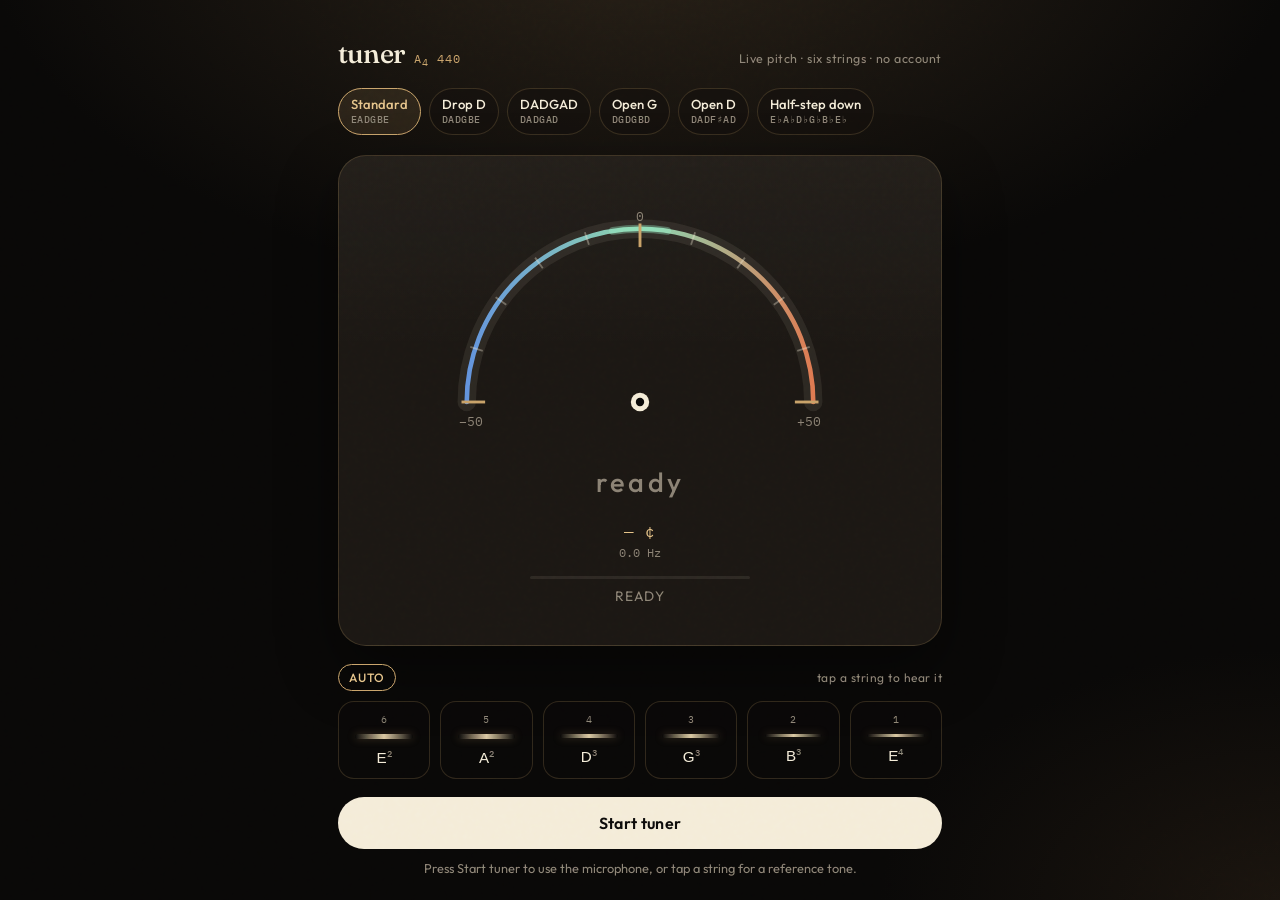
<file: index.html>
<!DOCTYPE html>
<html lang="en">
  <head>
    <meta charset="utf-8" />
    <meta name="viewport" content="width=device-width, initial-scale=1, viewport-fit=cover" />
    <meta name="theme-color" content="#090807" />
    <meta name="description" content="A live, in-browser guitar tuner. Standard and alternate tunings, reference tones, and YIN pitch detection — no accounts, no backend." />
    <title>tuner · guitar</title>
    <link rel="icon" href="./favicon.svg" type="image/svg+xml" />
    <link rel="preconnect" href="https://fonts.googleapis.com" />
    <link rel="preconnect" href="https://fonts.gstatic.com" crossorigin />
    <link
      href="https://fonts.googleapis.com/css2?family=Fraunces:opsz,wght@9..144,500;9..144,600&family=IBM+Plex+Mono:wght@400;500&family=Outfit:wght@400;500;600&display=swap"
      rel="stylesheet"
    />
    <link rel="stylesheet" href="./css/app.css" />
  </head>
  <body>
    <div class="grain" aria-hidden="true"></div>
    <div class="app">
      <header class="top">
        <div class="brand">
          <span class="wordmark">tuner</span>
          <span class="a4">A<sub>4</sub> 440</span>
        </div>
        <p class="lede">Live pitch · six strings · no account</p>
      </header>

      <nav class="tunings" id="tunings" aria-label="Tuning presets"></nav>

      <section class="stage" aria-live="polite">
        <div class="gauge" aria-hidden="true">
          <svg class="dial" viewBox="0 0 320 188" role="presentation">
            <defs>
              <linearGradient id="arc-grad" x1="0%" y1="0%" x2="100%" y2="0%">
                <stop offset="0%" stop-color="#6ea8ff" />
                <stop offset="46%" stop-color="#9ef0c8" />
                <stop offset="54%" stop-color="#9ef0c8" />
                <stop offset="100%" stop-color="#ff8a5b" />
              </linearGradient>
              <filter id="glow" x="-40%" y="-40%" width="180%" height="180%">
                <feGaussianBlur stdDeviation="3" result="b" />
                <feMerge>
                  <feMergeNode in="b" />
                  <feMergeNode in="SourceGraphic" />
                </feMerge>
              </filter>
            </defs>
            <path class="arc-well" d="M28 160 A132 132 0 0 1 292 160" />
            <path class="arc-color" d="M28 160 A132 132 0 0 1 292 160" />
            <path class="arc-in" d="M139.4 29.6 A132 132 0 0 1 180.6 29.6" />
            <g class="ticks">
              <line class="tick-major" x1="24.0" y1="160.0" x2="42.0" y2="160.0" />
              <line x1="30.7" y1="118.0" x2="40.2" y2="121.1" />
              <line x1="50.0" y1="80.1" x2="58.1" y2="85.9" />
              <line x1="80.1" y1="50.0" x2="85.9" y2="58.1" />
              <line x1="118.0" y1="30.7" x2="121.1" y2="40.2" />
              <line class="tick-major" x1="160.0" y1="24.0" x2="160.0" y2="42.0" />
              <line x1="202.0" y1="30.7" x2="198.9" y2="40.2" />
              <line x1="239.9" y1="50.0" x2="234.1" y2="58.1" />
              <line x1="270.0" y1="80.1" x2="261.9" y2="85.9" />
              <line x1="289.3" y1="118.0" x2="279.8" y2="121.1" />
              <line class="tick-major" x1="296.0" y1="160.0" x2="278.0" y2="160.0" />
            </g>
            <text class="tick-label" x="22" y="178">−50</text>
            <text class="tick-label" x="160" y="22" text-anchor="middle">0</text>
            <text class="tick-label" x="298" y="178" text-anchor="end">+50</text>
            <g id="needle" class="needle">
              <line x1="160" y1="160" x2="160" y2="46" />
              <circle cx="160" cy="160" r="7" />
              <circle class="pivot-core" cx="160" cy="160" r="3.2" />
            </g>
          </svg>

          <div class="readout">
            <div class="note-row">
              <span id="note-name" class="note-name is-idle">ready</span>
              <span id="note-octave" class="note-octave"></span>
            </div>
            <div id="cents" class="cents">— ¢</div>
            <div id="hz" class="hz">0.0 Hz</div>
          </div>
        </div>

        <div class="level" aria-hidden="true">
          <span class="level-fill" id="level-fill"></span>
        </div>
        <p id="status" class="status">Ready</p>
      </section>

      <section class="controls">
        <div class="string-head">
          <button type="button" id="auto" class="auto is-active" aria-pressed="true">Auto</button>
          <span>tap a string to hear it</span>
        </div>
        <div id="strings" class="strings" role="group" aria-label="Guitar strings"></div>
      </section>

      <footer class="dock">
        <button type="button" id="start" class="start">Start tuner</button>
        <p id="hint" class="hint"></p>
      </footer>
    </div>
    <script type="module" src="./js/app.js"></script>
  </body>
</html>
</file>
<file: css/app.css>
:root {
  --bg: #090807;
  --bg-2: #14110e;
  --panel: #1b1713;
  --line: rgba(201, 163, 106, 0.2);
  --gold: #c9a36a;
  --gold-2: #e6c48a;
  --cream: #f4ecd8;
  --mute: #8d8476;
  --flat: #7eafff;
  --sharp: #ff8a5b;
  --ok: #9ef0c8;
  --ink: #0c0b0a;
  --shadow: 0 24px 60px rgba(0, 0, 0, 0.45);
  --font-ui: "Outfit", system-ui, sans-serif;
  --font-note: "Fraunces", "Times New Roman", serif;
  --font-mono: "IBM Plex Mono", ui-monospace, monospace;
}

* {
  box-sizing: border-box;
}

html,
body {
  margin: 0;
  min-height: 100%;
  background: var(--bg);
  color: var(--cream);
  font-family: var(--font-ui);
}

body {
  min-height: 100dvh;
  background:
    radial-gradient(1200px 700px at 50% -10%, #2a2218 0%, transparent 55%),
    radial-gradient(800px 500px at 100% 100%, #1a140e 0%, transparent 50%),
    var(--bg);
}

.grain {
  pointer-events: none;
  position: fixed;
  inset: 0;
  opacity: 0.14;
  mix-blend-mode: overlay;
  background-image: url("data:image/svg+xml,%3Csvg viewBox='0 0 200 200' xmlns='http://www.w3.org/2000/svg'%3E%3Cfilter id='n'%3E%3CfeTurbulence type='fractalNoise' baseFrequency='.85' numOctaves='4' stitchTiles='stitch'/%3E%3C/filter%3E%3Crect width='100%25' height='100%25' filter='url(%23n)'/%3E%3C/svg%3E");
}

.app {
  width: min(560px, 100%);
  margin: 0 auto;
  padding:
    calc(20px + env(safe-area-inset-top))
    calc(18px + env(safe-area-inset-right))
    calc(22px + env(safe-area-inset-bottom))
    calc(18px + env(safe-area-inset-left));
  display: flex;
  flex-direction: column;
  min-height: 100dvh;
  gap: 18px;
}

.top {
  display: flex;
  align-items: baseline;
  justify-content: space-between;
  gap: 12px;
}

.brand {
  display: flex;
  align-items: baseline;
  gap: 10px;
}

.wordmark {
  font-family: var(--font-note);
  font-size: 1.7rem;
  font-weight: 500;
  letter-spacing: -0.03em;
}

.a4 {
  color: var(--gold);
  font-family: var(--font-mono);
  font-size: 0.72rem;
  letter-spacing: 0.08em;
  text-transform: uppercase;
}

.lede {
  margin: 0;
  color: var(--mute);
  font-size: 0.78rem;
  letter-spacing: 0.04em;
}

.tunings {
  display: flex;
  gap: 8px;
  overflow-x: auto;
  padding-bottom: 2px;
  scrollbar-width: none;
}

.tunings::-webkit-scrollbar {
  display: none;
}

.chip {
  flex: 0 0 auto;
  display: flex;
  flex-direction: column;
  align-items: flex-start;
  gap: 2px;
  padding: 8px 12px;
  border: 1px solid var(--line);
  border-radius: 999px;
  background: rgba(20, 17, 14, 0.7);
  color: var(--cream);
  font: 500 0.82rem/1.15 var(--font-ui);
  cursor: pointer;
}

.chip small {
  color: var(--mute);
  font-family: var(--font-mono);
  font-size: 0.64rem;
  letter-spacing: 0.04em;
}

.chip.is-active {
  border-color: var(--gold);
  background: rgba(201, 163, 106, 0.12);
  color: var(--gold-2);
}

.stage {
  flex: 1;
  display: flex;
  flex-direction: column;
  align-items: center;
  justify-content: center;
  padding: 8px 8px 4px;
  border: 1px solid var(--line);
  border-radius: 28px;
  background:
    linear-gradient(180deg, rgba(255, 244, 220, 0.035), transparent 40%),
    var(--panel);
  box-shadow: var(--shadow);
}

.gauge {
  width: min(420px, 100%);
  position: relative;
}

.dial {
  width: 100%;
  height: auto;
  overflow: visible;
}

.arc-well {
  fill: none;
  stroke: rgba(244, 236, 216, 0.08);
  stroke-width: 14;
  stroke-linecap: round;
}

.arc-color {
  fill: none;
  stroke: url(#arc-grad);
  stroke-width: 3.5;
  stroke-linecap: round;
  opacity: 0.85;
}

.arc-in {
  fill: none;
  stroke: var(--ok);
  stroke-width: 6;
  stroke-linecap: round;
  opacity: 0.35;
}

.ticks line {
  stroke: rgba(244, 236, 216, 0.35);
  stroke-width: 1.4;
}

.ticks .tick-major {
  stroke: var(--gold);
  stroke-width: 2.2;
}

.tick-label {
  fill: var(--mute);
  font-family: var(--font-mono);
  font-size: 10px;
}

.needle {
  transform-origin: 160px 160px;
}

.needle line {
  stroke: var(--cream);
  stroke-width: 2.4;
  stroke-linecap: round;
  filter: url(#glow);
}

.needle circle {
  fill: var(--cream);
}

.needle .pivot-core {
  fill: var(--ink);
}

.gauge.is-intune .needle line,
.gauge.is-intune .arc-in {
  stroke: var(--ok);
  opacity: 1;
}

.gauge.is-intune .needle circle {
  fill: var(--ok);
}

.readout {
  text-align: center;
  padding: 4px 0 2px;
}

.note-row {
  display: flex;
  align-items: flex-start;
  justify-content: center;
  min-height: 4.4rem;
}

.note-name {
  font-family: var(--font-note);
  font-optical-sizing: auto;
  font-size: clamp(4.2rem, 18vw, 5.6rem);
  font-weight: 560;
  line-height: 0.9;
  letter-spacing: -0.04em;
}

.note-name.is-idle {
  align-self: center;
  color: var(--mute);
  font-family: var(--font-ui);
  font-size: 1.7rem;
  font-weight: 500;
  letter-spacing: 0.12em;
  text-transform: lowercase;
}

.note-octave {
  margin-top: 0.7rem;
  color: var(--gold);
  font-family: var(--font-mono);
  font-size: 1.15rem;
}

.cents {
  margin-top: 4px;
  color: var(--gold-2);
  font-family: var(--font-mono);
  font-size: 1rem;
  letter-spacing: 0.04em;
}

.app.is-flat .cents {
  color: var(--flat);
}

.app.is-sharp .cents {
  color: var(--sharp);
}

.app.is-intune .cents,
.app.is-intune .note-name {
  color: var(--ok);
}

.hz {
  margin-top: 4px;
  color: var(--mute);
  font-family: var(--font-mono);
  font-size: 0.75rem;
}

.level {
  width: min(220px, 70%);
  height: 3px;
  margin: 14px 0 8px;
  overflow: hidden;
  border-radius: 99px;
  background: rgba(244, 236, 216, 0.08);
}

.level-fill {
  display: block;
  width: 100%;
  height: 100%;
  background: linear-gradient(90deg, var(--gold), var(--ok));
  transform: scaleX(0);
  transform-origin: left center;
}

.status {
  margin: 0 0 8px;
  min-height: 1.2em;
  color: var(--mute);
  font-size: 0.86rem;
  letter-spacing: 0.06em;
  text-transform: uppercase;
}

.status[data-kind="ok"] {
  color: var(--ok);
}

.status[data-kind="flat"] {
  color: var(--flat);
}

.status[data-kind="sharp"] {
  color: var(--sharp);
}

.status[data-kind="err"] {
  color: var(--sharp);
}

.controls {
  display: flex;
  flex-direction: column;
  gap: 10px;
}

.string-head {
  display: flex;
  align-items: center;
  justify-content: space-between;
  color: var(--mute);
  font-size: 0.75rem;
  letter-spacing: 0.04em;
}

.auto {
  border: 1px solid var(--line);
  border-radius: 999px;
  background: transparent;
  color: var(--mute);
  font: 500 0.75rem var(--font-ui);
  letter-spacing: 0.08em;
  text-transform: uppercase;
  padding: 5px 10px;
  cursor: pointer;
}

.auto.is-active {
  border-color: var(--gold);
  color: var(--gold-2);
}

.strings {
  display: grid;
  grid-template-columns: repeat(6, 1fr);
  gap: 8px;
}

.string {
  appearance: none;
  display: flex;
  flex-direction: column;
  align-items: center;
  gap: 8px;
  padding: 10px 4px 12px;
  border: 1px solid var(--line);
  border-radius: 16px;
  background: rgba(12, 11, 10, 0.45);
  color: var(--cream);
  cursor: pointer;
}

.string-num {
  color: var(--mute);
  font-family: var(--font-mono);
  font-size: 0.65rem;
}

.string-wire {
  width: 70%;
  height: var(--gauge, 2.4px);
  border-radius: 99px;
  background: linear-gradient(90deg, transparent, #d9c7a0, transparent);
  box-shadow: 0 0 8px rgba(201, 163, 106, 0.25);
}

.string-note {
  font-size: 0.95rem;
  font-weight: 500;
}

.string-note sup {
  color: var(--mute);
  font-family: var(--font-mono);
  font-size: 0.62em;
}

.string.is-selected,
.string.is-closest {
  border-color: var(--gold);
  background: rgba(201, 163, 106, 0.1);
}

.app.is-intune .string.is-closest,
.app.is-intune .string.is-selected {
  border-color: var(--ok);
  box-shadow: 0 0 0 1px rgba(158, 240, 200, 0.2);
}

.dock {
  display: flex;
  flex-direction: column;
  gap: 10px;
}

.start {
  width: 100%;
  min-height: 52px;
  border: 0;
  border-radius: 999px;
  background: var(--cream);
  color: var(--ink);
  font: 600 1rem var(--font-ui);
  letter-spacing: 0.02em;
  cursor: pointer;
}

.start:hover {
  filter: brightness(1.05);
}

.start:disabled {
  opacity: 0.6;
  cursor: wait;
}

.start.is-on {
  background: #2a2118;
  color: var(--cream);
  box-shadow: inset 0 0 0 1px var(--gold);
}

.hint {
  margin: 0;
  color: var(--mute);
  font-size: 0.8rem;
  line-height: 1.45;
  text-align: center;
}

button:focus-visible {
  outline: 2px solid var(--gold);
  outline-offset: 3px;
}

@media (min-width: 720px) {
  .app {
    width: min(640px, 100%);
    padding-top: 36px;
  }

  .strings {
    gap: 10px;
  }
}

@media (prefers-reduced-motion: reduce) {
  .needle,
  .level-fill {
    transition: none;
  }
}
</file>
